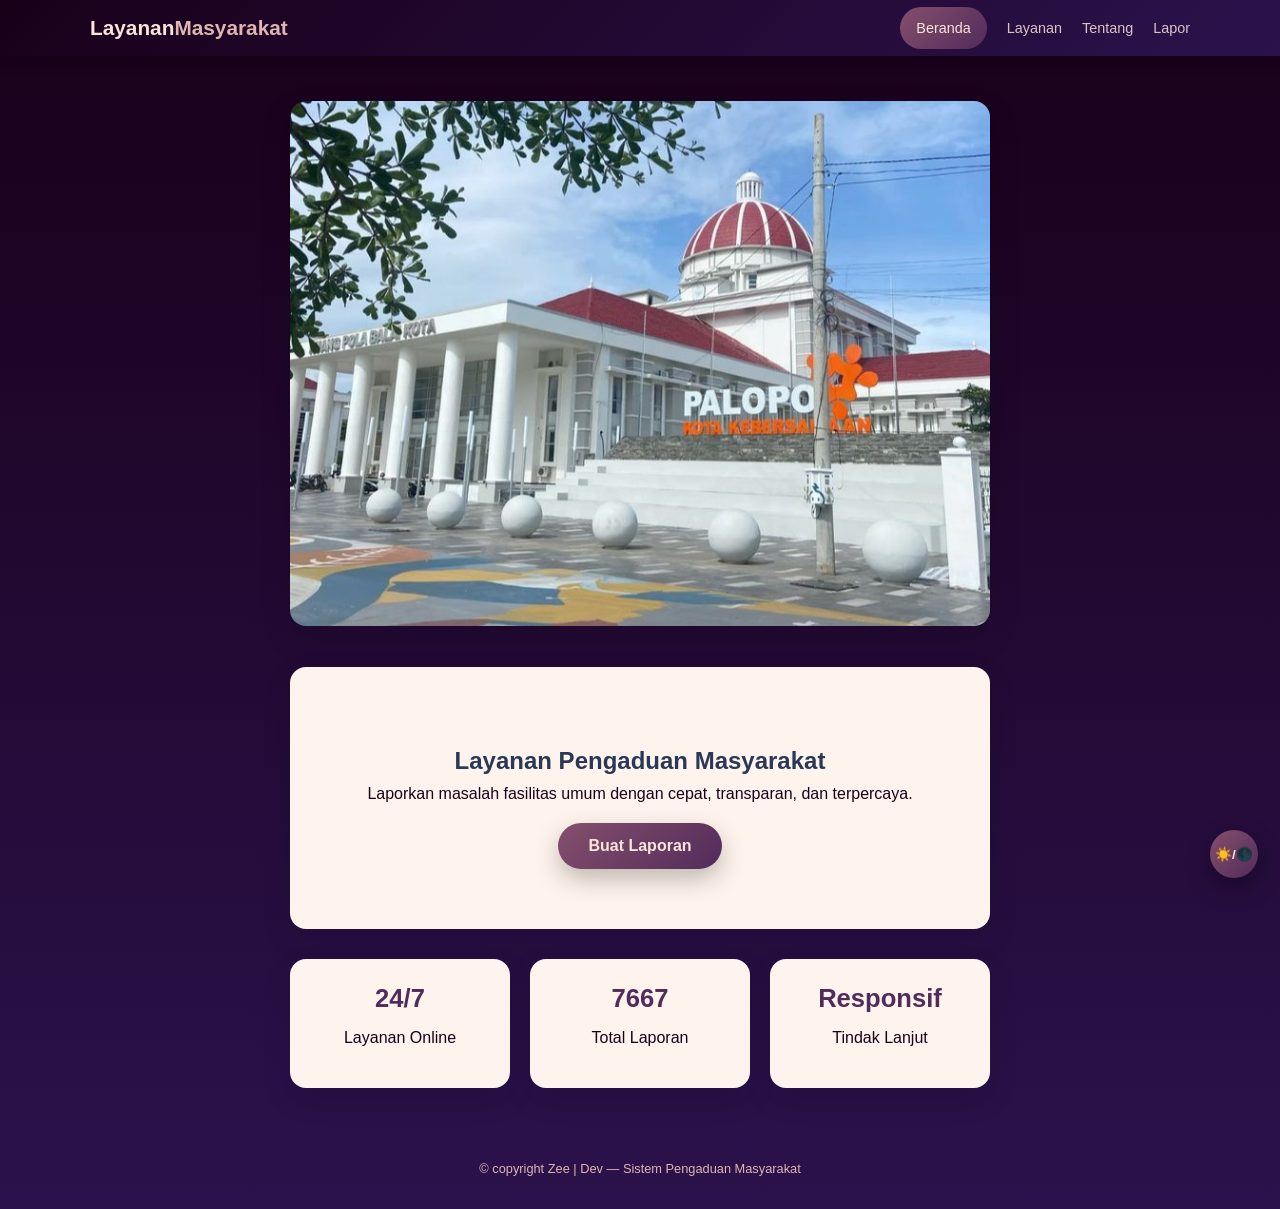
<file: index.html>
<!DOCTYPE html>
<html lang="id">

<head>
    <meta charset="UTF-8">
    <meta name="viewport" content="width=device-width, initial-scale=1.0">
    <title>Beranda | Layanan Masyarakat</title>
    <link rel="stylesheet" href="style.css">
</head>

<body>
    <input type="checkbox" id="themeToggle" hidden>

    <label for="themeToggle" class="btn-toggle">
        ☀️/🌑
    </label>

    <header>
        <div class="header-content">
            <div class="logo">Layanan<span>Masyarakat</span></div>


            <div class="burger" id="burger">
                <span></span><span></span><span></span>
            </div>

            <nav>
                <ul class="nav-links" id="navMenu">
                    <li><a href="index.html" class="nav-item active ">Beranda</a></li>
                    <li><a href="services.html" class="nav-item">Layanan</a></li>
                    <li><a href="about.html" class="nav-item">Tentang</a></li>
                    <li><a href="contact.html" class="nav-item">Lapor</a></li>
                </ul>
            </nav>
        </div>
    </header>

    <div class="container">
        <div class="image-display">
            <img src="assets/palopo.jpg" alt="Ilustrasi layanan masyarakat">
        </div>

        <br>
        <br>
        <section class="hero modern-card">
            <h1>Layanan Pengaduan Masyarakat</h1>
            <p>Laporkan masalah fasilitas umum dengan cepat, transparan, dan terpercaya.</p>
            <a href="contact.html" class="cta-button">Buat Laporan</a>
        </section>

        <section class="stats">
            <div class="stat-item">
                <h3>24/7</h3>
                <p>Layanan Online</p>
            </div>
            <div class="stat-item">
                <h3 id="totalReports">7667</h3>
                <p>Total Laporan</p>
            </div>
            <div class="stat-item">
                <h3>Responsif</h3>
                <p>Tindak Lanjut</p>
            </div>
        </section>

    </div>

    <footer>
        <p>&copy; copyright Zee | Dev — Sistem Pengaduan Masyarakat</p>
    </footer>
    <script src="script.js"></script>
</body>

</html>
</file>
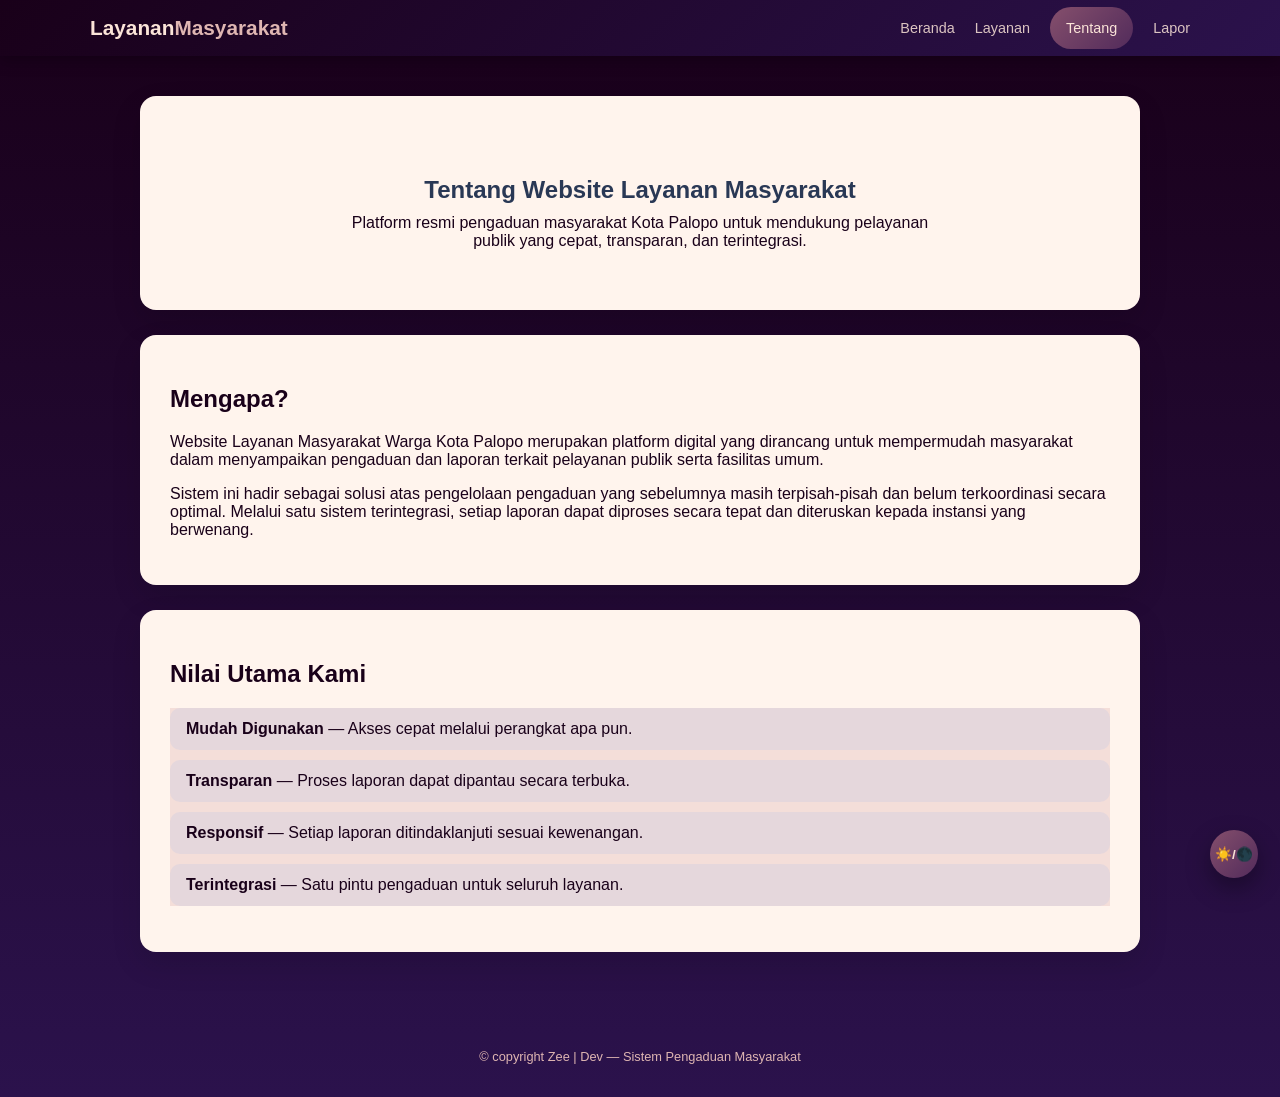
<file: about.html>
<!DOCTYPE html>
<html lang="id">

<head>
    <meta charset="UTF-8">
    <meta name="viewport" content="width=device-width, initial-scale=1.0">
    <title>Tentang Kami | Layanan Masyarakat</title>
    <link rel="stylesheet" href="style.css">
</head>

<body>
    <input type="checkbox" id="themeToggle" hidden>

    <label for="themeToggle" class="btn-toggle">
        ☀️/🌑
    </label>

    <header>
        <div class="header-content">
            <div class="logo">Layanan<span>Masyarakat</span></div>
            <div class="burger" id="burger">
                <span></span><span></span><span></span>
            </div>

            <nav>
                <ul class="nav-links" id="navMenu">
                    <li><a href="index.html" class="nav-item">Beranda</a></li>
                    <li><a href="services.html" class="nav-item">Layanan</a></li>
                    <li><a href="about.html" class="nav-item active">Tentang</a></li>
                    <li><a href="contact.html" class="nav-item">Lapor</a></li>
                </ul>
            </nav>
        </div>
    </header>

    <main class="container">
        <section class="modern-card hero">
            <h1>Tentang Website Layanan Masyarakat</h1>
            <p>
                Platform resmi pengaduan masyarakat Kota Palopo untuk mendukung pelayanan publik yang cepat,
                transparan, dan terintegrasi.
            </p>
        </section>

        <section class="modern-card">
            <h2>Mengapa?</h2>
            <p>
                Website Layanan Masyarakat Warga Kota Palopo merupakan platform digital yang dirancang untuk mempermudah
                masyarakat
                dalam menyampaikan pengaduan dan laporan terkait pelayanan publik serta fasilitas umum.
            </p>

            <p>
                Sistem ini hadir sebagai solusi atas pengelolaan pengaduan yang sebelumnya masih terpisah-pisah dan
                belum terkoordinasi secara optimal. Melalui satu sistem terintegrasi, setiap laporan dapat diproses
                secara tepat dan diteruskan kepada instansi yang berwenang.
            </p>
        </section>

        <section class="modern-card">
            <h2>Nilai Utama Kami</h2>
            <ul class="about-list">
                <li><strong>Mudah Digunakan</strong> — Akses cepat melalui perangkat apa pun.</li>
                <li><strong>Transparan</strong> — Proses laporan dapat dipantau secara terbuka.</li>
                <li><strong>Responsif</strong> — Setiap laporan ditindaklanjuti sesuai kewenangan.</li>
                <li><strong>Terintegrasi</strong> — Satu pintu pengaduan untuk seluruh layanan.</li>
            </ul>
        </section>
        <!-- pembaruan -->

    </main>

    <footer>
        <p>&copy; copyright Zee | Dev — Sistem Pengaduan Masyarakat</p>
    </footer>

    <script src="script.js"></script>
</body>

</html>
</file>
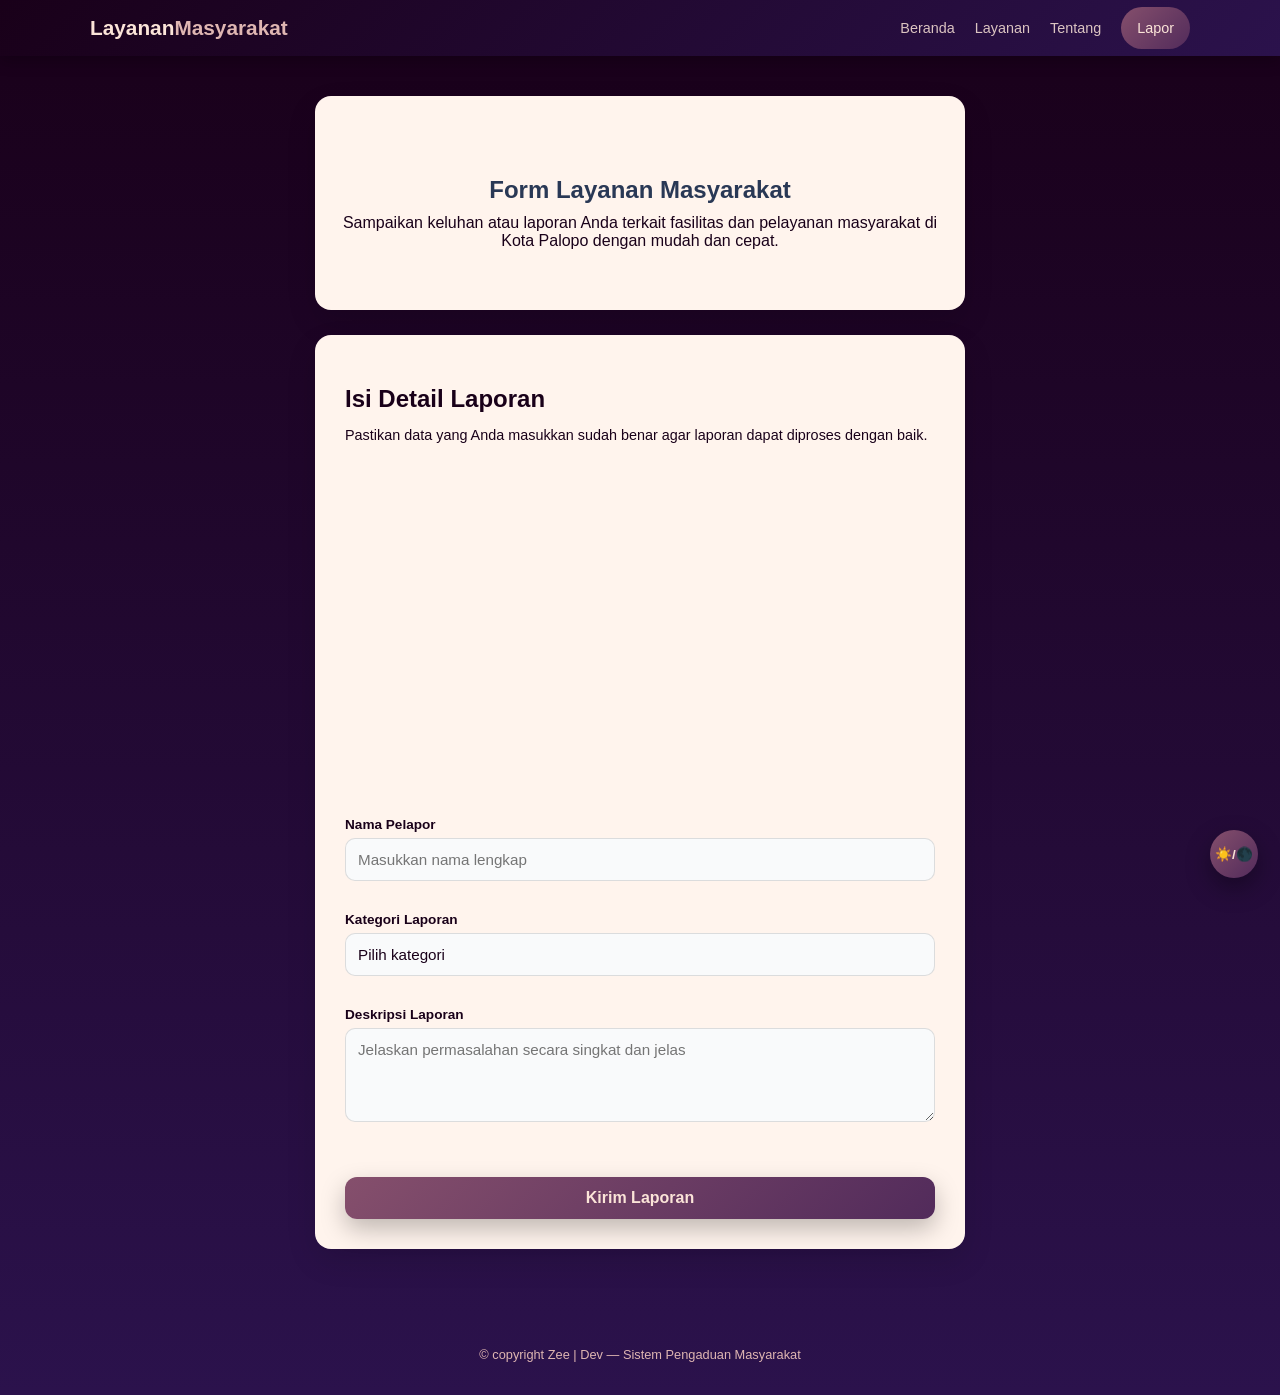
<file: contact.html>
<!DOCTYPE html>
<html lang="id">

<head>
    <meta charset="UTF-8">
    <meta name="viewport" content="width=device-width, initial-scale=1.0">
    <title>Beranda | Layanan Masyarakat</title>
    <link rel="stylesheet" href="style.css">
</head>

<body>
    <input type="checkbox" id="themeToggle" hidden>

    <label for="themeToggle" class="btn-toggle">
        ☀️/🌑
    </label>

    <header>
        <div class="header-content">
            <div class="logo">Layanan<span>Masyarakat</span></div>
            <div class="burger" id="burger">
                <span></span><span></span><span></span>
            </div>

            <nav>
                <ul class="nav-links" id="navMenu">
                    <li><a href="index.html" class="nav-item">Beranda</a></li>
                    <li><a href="services.html" class="nav-item">Layanan</a></li>
                    <li><a href="about.html" class="nav-item">Tentang</a></li>
                    <li><a href="contact.html" class="nav-item active">Lapor</a></li>

                </ul>
            </nav>
        </div>
    </header>

    <div class="container">

        <!-- HERO FORM -->
        <section class="modern-card hero">
            <h1>Form Layanan Masyarakat</h1>
            <p>
                Sampaikan keluhan atau laporan Anda terkait fasilitas dan pelayanan masyarakat
                di Kota Palopo dengan mudah dan cepat.
            </p>
        </section>

        <!-- FORM CARD -->
        <section class="modern-card form-card">
            <h2>Isi Detail Laporan</h2>
            <p class="form-desc">
                Pastikan data yang Anda masukkan sudah benar agar laporan dapat diproses dengan baik.
            </p>
            <div class="map-container">
                <iframe
                    src="https://www.google.com/maps/embed?pb=!1m18!1m12!1m3!1d3984.303972230303!2d120.1909893!3d-3.013067!2m3!1f0!2f0!3f0!3m2!1i1024!2i768!4f13.1!3m3!1m2!1s0x2d938dc408992c95%3A0x633d94060b2961d1!2sKota%20Palopo%2C%20Sulawesi%20Selatan!5e0!3m2!1sid!2sid!4v1640000000000!5m2!1sid!2sid"
                    width="100%" height="350" style="border:0; border-radius: 16px;" allowfullscreen="" loading="lazy">
                </iframe>
            </div>
            <form id="complaintForm" class="complaint-form">
                <div class="form-group">
                    <label for="name">Nama Pelapor</label>
                    <input type="text" id="name" width="auto" placeholder="Masukkan nama lengkap" required>
                </div>

                <div class="form-group">
                    <label for="category">Kategori Laporan</label>
                    <select id="category" required>
                        <option value="">Pilih kategori</option>
                        <option>Jalan Rusak</option>
                        <option>Lampu Jalan</option>
                        <option>Sampah</option>
                    </select>
                </div>

                <div class="form-group">
                    <label for="description">Deskripsi Laporan</label>
                    <textarea id="description" rows="4" placeholder="Jelaskan permasalahan secara singkat dan jelas"
                        required></textarea>
                </div>

                <button type="submit" class="btn-submit">
                    Kirim Laporan
                </button>
            </form>
        </section>
    </div>
    <div id="successModal" class="modal">
        <div class="modal-content">
            <div class="success-icon">✓</div>
            <h2>Laporan Berhasil Dikirim</h2>
            <p>Terima kasih. Laporan Anda telah masuk ke sistem.</p>

            <button id="closeModal" class="modal-btn">
                Tutup
            </button>
        </div>
    </div>

    <footer>
        <p>&copy; copyright Zee | Dev — Sistem Pengaduan Masyarakat</p>
    </footer>

    <script src="script.js"></script>
</body>

</html>
</file>
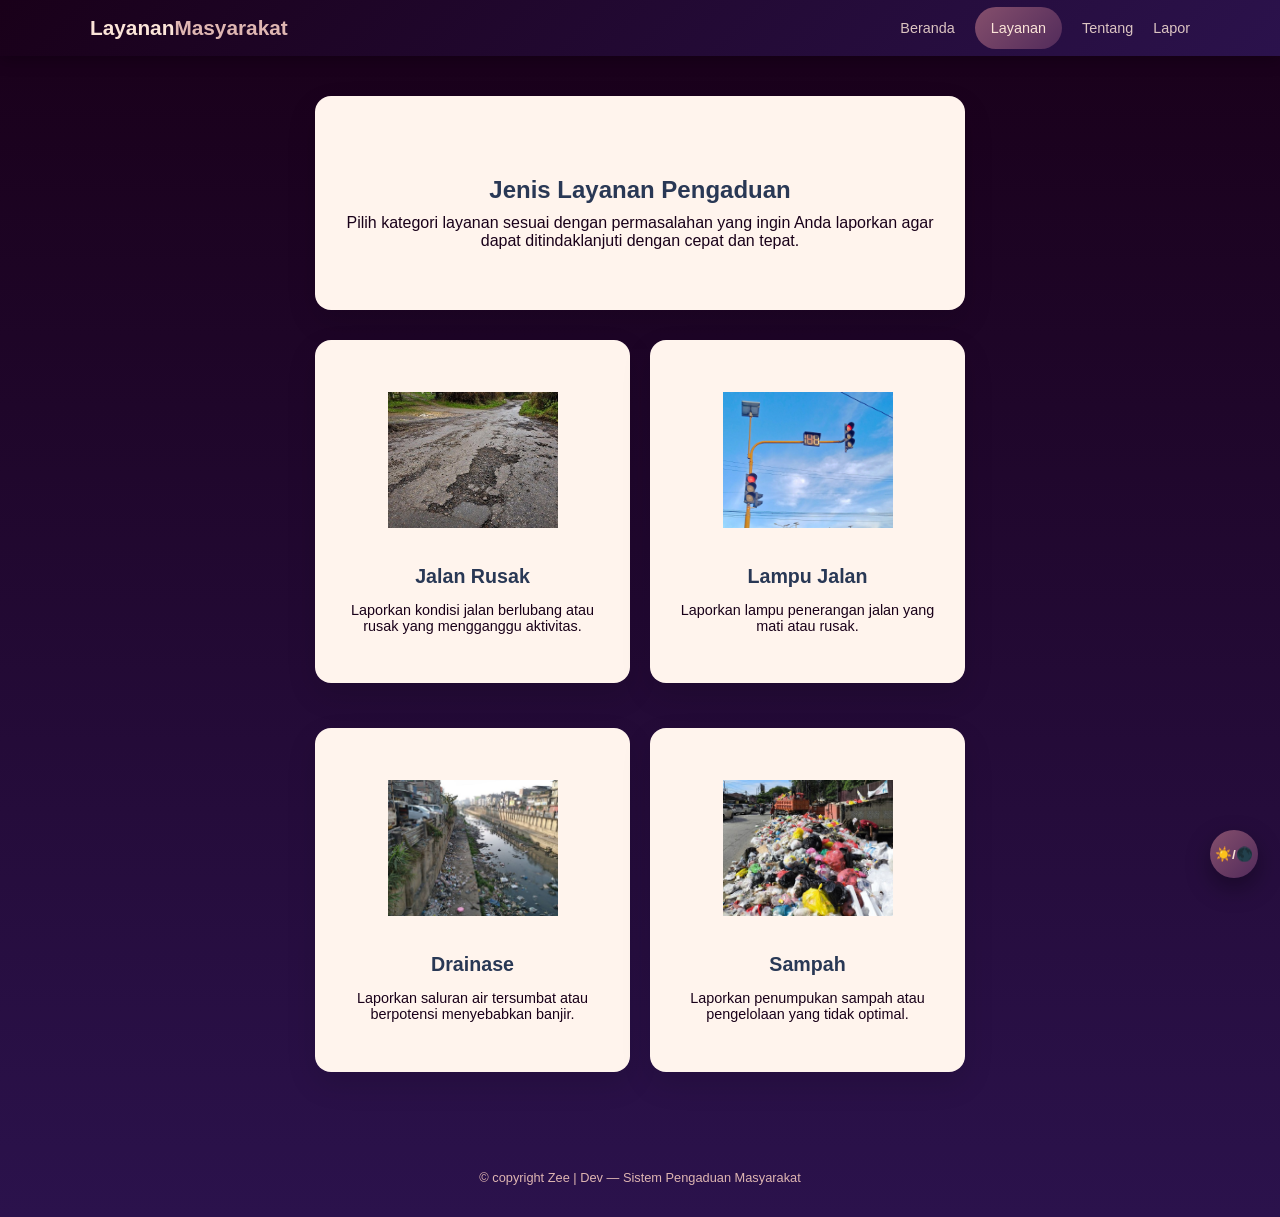
<file: services.html>
<!DOCTYPE html>
<html lang="id">

<head>
    <meta charset="UTF-8">
    <meta name="viewport" content="width=device-width, initial-scale=1.0">
    <title>Beranda | Layanan Masyarakat</title>
    <link rel="stylesheet" href="style.css">
</head>

<body>
    <input type="checkbox" id="themeToggle" hidden>

    <label for="themeToggle" class="btn-toggle">
        ☀️/🌑
    </label>

    <header>
        <div class="header-content">
            <div class="logo">Layanan<span>Masyarakat</span></div>
            <div class="burger" id="burger">
                <span></span><span></span><span></span>
            </div>

            <nav>
                <ul class="nav-links" id="navMenu">
                    <li><a href="index.html" class="nav-item">Beranda</a></li>
                    <li><a href="services.html" class="nav-item active">Layanan</a></li>
                    <li><a href="about.html" class="nav-item">Tentang</a></li>
                    <li><a href="contact.html" class="nav-item">Lapor</a></li>
                </ul>
            </nav>
        </div>
    </header>

    <div class="container">

        <!-- HERO SERVICES -->
        <section class="modern-card hero service-hero">
            <h1>Jenis Layanan Pengaduan</h1>
            <p>
                Pilih kategori layanan sesuai dengan permasalahan yang ingin Anda laporkan
                agar dapat ditindaklanjuti dengan cepat dan tepat.
            </p>
        </section>

        <!-- SERVICES GRID -->
        <section class="service-section">
            <div class="service-grid">

                <div class="service-card modern-card">
                    <div class="service-icon"><img src="assets/jalan.jpg" alt=""></div>
                    <h3>Jalan Rusak</h3>
                    <p>Laporkan kondisi jalan berlubang atau rusak yang mengganggu aktivitas.</p>
                </div>

                <div class="service-card modern-card">
                    <div class="service-icon"><img src="assets/lampu.png" alt=""></div>
                    <h3>Lampu Jalan</h3>
                    <p>Laporkan lampu penerangan jalan yang mati atau rusak.</p>
                </div>

                <div class="service-card modern-card">
                    <div class="service-icon"><img src="assets/drainase.jpg" alt=""></div>
                    <h3>Drainase</h3>
                    <p>Laporkan saluran air tersumbat atau berpotensi menyebabkan banjir.</p>
                </div>

                <div class="service-card modern-card">
                    <div class="service-icon"><img src="assets/Sampah.jpg" alt=""></div>
                    <h3>Sampah</h3>
                    <p>Laporkan penumpukan sampah atau pengelolaan yang tidak optimal.</p>
                </div>

            </div>
        </section>

    </div>


    <footer>
        <p>&copy; copyright Zee | Dev — Sistem Pengaduan Masyarakat</p>
    </footer>

    <script src="script.js"></script>
</body>

</html>
</file>
<file: style.css>
/* CSS BAGIAN UNTUK SEMUA WARNA DEFAULT */

:root {
    --primary: #293855;
    --secondary: #2B124C;
    --accent: #4265d6;
    --bg-dark: #190019;
    --bg-soft: #2B124C;
    --card-bg: #fff4ed;
    --text-main: #190019;
    --text-muted: #6b5f6a;
    --border-soft: rgba(0, 0, 0, 0.08);
}

/* BAGIAN CSS UNTUK MODE TERANG DAN GELAP */

body:has(#themeToggle:checked) {
    --bg-dark: #f3f4f6;
    --bg-soft: #ffffff;
    --card-bg: #ffffff;
    --text-main: #333333;
    --border-soft: #e2e8f0;
}

body:has(#themeToggle:checked) header {
    background: linear-gradient(135deg, #190019, #2B124C);
}

body:has(#themeToggle:checked) .modern-card,
body:has(#themeToggle:checked) .service-card,
body:has(#themeToggle:checked) .stat-item,
body:has(#themeToggle:checked) .faq-question {
    background: #ffffff;
    color: #333;
    border: 1px solid var(--border-soft);
}

body:has(#themeToggle:checked) input,
body:has(#themeToggle:checked) textarea,
body:has(#themeToggle:checked) select {
    background: #ffffff;
    color: #333;
    border: 1px solid #cbd5e1;
}

#themeToggle:checked~.theme-wrapper {
    --bg-dark: #f3f4f6;
    --bg-soft: #ffffff;
    --card-bg: #ffffff;
    --text-main: #333333;
    --border-soft: #e2e8f0;
}

#themeToggle:checked~.theme-wrapper header {
    background: linear-gradient(135deg, #190019, #2B124C);
}

#themeToggle:checked~.theme-wrapper .modern-card,
#themeToggle:checked~.theme-wrapper .service-card,
#themeToggle:checked~.theme-wrapper .stat-item,
#themeToggle:checked~.theme-wrapper .faq-question {
    background: #ffffff;
    color: #333;
    border: 1px solid var(--border-soft);
}

#themeToggle:checked~.theme-wrapper input,
#themeToggle:checked~.theme-wrapper textarea,
#themeToggle:checked~.theme-wrapper select {
    background: #ffffff;
    color: #333;
    border: 1px solid #cbd5e1;
}

body {
    font-family: 'Poppins', sans-serif;
    margin: 0;
    background: linear-gradient(180deg, var(--bg-dark), var(--bg-soft));
    color: var(--text-main);
    display: flex;
    flex-direction: column;
    min-height: 100vh;
}

a {
    text-decoration: none;
    color: inherit;
}

header {
    background: linear-gradient(135deg, var(--bg-dark), var(--bg-soft));
    color: #FBE4D8;
    position: sticky;
    top: 0;
    z-index: 1000;
    box-shadow: 0 4px 15px rgba(0, 0, 0, 0.25);
}

.header-content {
    max-width: 1100px;
    margin: auto;
    display: flex;
    justify-content: space-between;
    align-items: center;
    padding: 1rem 20px;
}

.logo {
    font-size: 1.3rem;
    font-weight: 600;
}

.logo span {
    color: #DFB6B2;
}

.nav-links {
    list-style: none;
    display: flex;
    gap: 20px;
    margin: 0;
    padding: 0;
}

.nav-links a {
    color: #FBE4D8;
    font-size: 0.9rem;
    opacity: 0.85;
    transition: 0.3s;
}

.nav-links a:hover,
.nav-links a.active {
    background: linear-gradient(135deg, #854F6C, #522B5B);
    color: #FBE4D8;
    padding: 13px 16px;
    border-radius: 99px;
    font-weight: 500;
    opacity: 1 !important;
}

.btn-nav {
    background: linear-gradient(135deg, #854F6C, #522B5B);
    color: #FBE4D8;
    padding: 8px 16px;
    border-radius: 999px;
    font-weight: 500;
    opacity: 1 !important;
}

.container {
    max-width: 1000px;
    margin: 40px auto;
    padding: 0 20px;
    flex: 1;
}

.modern-card,
.card {
    background: var(--card-bg);
    border-radius: 16px;
    padding: 30px;
    box-shadow: 0 12px 30px rgba(0, 0, 0, 0.06);
    margin-bottom: 25px;
}

.hero {
    text-align: center;
    padding: 60px 25px;
}

.hero h1,
.hero h2 {
    color: var(--primary);
    margin-bottom: 10px;
}

.hero p {
    max-width: 600px;
    margin: auto;
    color: var(--text-main);
}

.cta-button,
button.btn-submit {
    background: linear-gradient(135deg, #854F6C, #522B5B);
    color: #FBE4D8;
    box-shadow: 0 10px 25px rgba(0, 0, 0, 0.25);
    display: inline-block;
    margin-top: 20px;
    padding: 14px 30px;
    border-radius: 999px;
    font-weight: 600;
    transition: 0.3s;
}

.cta-button:hover,
button.btn-submit:hover {
    transform: translateY(-2px);
    opacity: 0.9;
}

.stats {
    display: grid;
    grid-template-columns: repeat(auto-fit, minmax(180px, 1fr));
    gap: 20px;
    margin-top: 30px;
}

.stat-item {
    background: white;
    border-radius: 14px;
    padding: 25px;
    text-align: center;
    box-shadow: 0 8px 20px rgba(0, 0, 0, 0.05);
}

.stat-item h3 {
    margin: 0;
    color: #522B5B;
    font-size: 1.6rem;
}

.service-grid {
    display: grid;
    grid-template-columns: repeat(auto-fit, minmax(220px, 1fr));
    gap: 20px;
}

.service-card {
    background: white;
    padding: 30px;
    border-radius: 16px;
    text-align: center;
    font-size: 1.05rem;
    box-shadow: 0 10px 25px rgba(0, 0, 0, 0.06);
    transition: 0.3s;
}

.service-card:hover {
    transform: translateY(-6px);
}

.form-group {
    margin-bottom: 15px;
}

.modern-card,
.card,
.stat-item,
.service-card,
.report-item {
    background: var(--card-bg);
    color: var(--text-main);
    border-radius: 16px;
    box-shadow: 0 12px 30px rgba(0, 0, 0, 0.12);
}

input,
select,
textarea {
    width: 100%;
    padding: 12px;
    border-radius: 10px;
    font-family: inherit;
    background: #FDF4F2;
    border: 1px solid var(--border-soft);
}

button.btn-submit {
    padding: 12px;
    border-radius: 12px;
    border: none;
    font-weight: 600;
    cursor: pointer;
    background: linear-gradient(135deg, #854F6C, #522B5B);
    color: #FBE4D8;
}

.form-card h2 {
    margin-bottom: 5px;
}

.form-desc {
    font-size: 0.9rem;
    color: var(--text-main);
    margin-bottom: 20px;
}

.complaint-form {
    display: flex;
    flex-direction: column;
    gap: 16px;
}

.form-group label {
    font-size: 0.85rem;
    font-weight: 600;
    margin-bottom: 6px;
    display: block;
}

.form-group input,
.form-group select,
.form-group textarea {
    width: 100%;
    box-sizing: border-box;
    appearance: none;
    -webkit-appearance: none;
    -moz-appearance: none;
    border: 1px solid rgba(0, 0, 0, 0.12);
    border-radius: 10px;
    background-color: #f9fafb;
    padding: 12px;
    font-family: inherit;
    font-size: 0.95rem;
    color: var(--text-main);
    transition: border 0.2s ease, box-shadow 0.2s ease;
}

.form-group input:focus,
.form-group select:focus,
.form-group textarea:focus {
    width: 100%;
    box-sizing: border-box;
    outline: none;
    border-color: var(--accent);
    box-shadow: 0 0 0 3px rgba(133, 79, 108, 0.25);
}

.btn-submit {
    margin-top: 10px;
    font-size: 1rem;
}

.report-list {
    list-style: none;
    padding: 0;
    margin-top: 15px;
}

.report-item {
    background: rgb(255, 255, 255);
    border-left: 5px solid var(--secondary);
    padding: 18px;
    border-radius: 10px;
    margin-bottom: 15px;
    display: flex;
    justify-content: space-between;
    flex-wrap: wrap;
}

/* ===== SERVICES PAGE ===== */
.service-hero {
    text-align: center;
}

.service-hero h1 {
    margin-bottom: 10px;
}

.service-hero p {
    max-width: 600px;
    margin: auto;
    color: var(--text-main);
}

/* SECTION */
.service-section {
    margin-top: 30px;
}

/* SERVICE CARD */
.service-card {
    text-align: center;
    padding: 35px 25px;
    transition: transform 0.3s ease, box-shadow 0.3s ease;
}

.service-card:hover {
    transform: translateY(-8px);
    box-shadow: 0 18px 35px rgba(0, 0, 0, 0.08);
}

.service-icon {
    width: 170px;
    /* atur ukuran icon */
    height: 170px;
    margin: 0 auto 15px;
    /* center */
    display: flex;
    align-items: center;
    justify-content: center;

}

.service-icon img {
    width: 100%;
    height: 100%;
    object-fit: contain;
}

.service-card h3 {
    margin-bottom: 8px;
    color: var(--primary);
}

.service-card p {
    font-size: 0.9rem;
    color: var(--text-main);
}

.image-display {
    width: 100%;
    max-width: 700px;
    margin: 5px auto;
    aspect-ratio: 4 / 3;
    border-radius: 16px;
    overflow: hidden;
    background: linear-gradient(135deg, #190019, #2B124C);
    box-shadow: 0 12px 30px rgba(0, 0, 0, 0.15);
}

.image-display img {
    width: 100%;
    height: 100%;
    object-fit: contain;
    transition: transform 0.4s ease;
    /* PENTING untuk 4:3 */
}


.image-display:hover img {
    transform: scale(1.02);
}

footer {
    text-align: center;
    padding: 20px;
    font-size: 0.8rem;
    color: #DFB6B2;
    margin-top: auto;
}

.burger {
    display: none;
    flex-direction: column;
    gap: 5px;
    cursor: pointer;
    margin-left: auto;

}

.burger span {
    width: 25px;
    height: 3px;
    background: white;
    border-radius: 3px;
    transition: 0.3s;
}

.burger.active span:nth-child(1) {

    transform: rotate(45deg) translate(5px, 5px);
}

.burger.active span:nth-child(2) {
    opacity: 0;
}

.burger.active span:nth-child(3) {
    transform: rotate(-45deg) translate(5px, -5px);
}

body.menu-open {
    overflow: hidden;
}

.about-list {
    list-style: none;
    padding: 0;
    margin-top: 20px;
    background: rgba(223, 182, 178, 0.35);
}

.about-list li {
    padding: 12px 16px;
    margin-bottom: 10px;
    border-radius: 10px;
    background: rgba(59, 130, 246, 0.08);
}

/* =========================
   MODAL SUKSES
========================= */

.modal {
    position: fixed;
    inset: 0;
    background: rgba(0, 0, 0, .55);

    display: flex;
    justify-content: center;
    align-items: center;

    opacity: 0;
    visibility: hidden;

    transition: .3s;
    z-index: 9999;
}

.modal.show {
    opacity: 1;
    visibility: visible;
}

.modal-content {
    width: 90%;
    max-width: 420px;

    background: white;
    border-radius: 24px;

    padding: 35px;
    text-align: center;

    transform: translateY(30px);
    transition: .35s ease;

    box-shadow: 0 25px 60px rgba(0, 0, 0, .25);
}

.modal.show .modal-content {
    transform: translateY(0);
}

.success-icon {
    width: 90px;
    height: 90px;

    margin: auto;

    border-radius: 50%;

    background: linear-gradient(135deg,
            #22c55e,
            #16a34a);

    color: white;

    display: flex;
    align-items: center;
    justify-content: center;

    font-size: 40px;
    font-weight: bold;

    margin-bottom: 20px;
}

.modal-content h2 {
    margin-bottom: 10px;
    color: #190019;
}

.modal-content p {
    color: #666;
    margin-bottom: 25px;
}

.modal-btn {
    border: none;
    cursor: pointer;

    padding: 12px 28px;

    border-radius: 999px;

    background: linear-gradient(135deg,
            #854F6C,
            #522B5B);

    color: white;
    font-weight: 600;
}

@media (max-width: 768px) {

    .header-content {
        position: relative;
    }

    .burger {
        display: flex;
        z-index: 1200;
    }

    .nav-links {
        position: fixed;
        top: 55px;
        left: 0;
        right: 0;
        background: linear-gradient(180deg, #190019, #2B124C);
        flex-direction: column;
        padding: 20px;
        gap: 16px;
        transform: translateY(-20px);
        display: none;
        visibility: hidden;
        pointer-events: none;
        transition:
            transform 0.35s ease,
            opacity 0.25s ease,
            visibility 0s linear 0.35s;

        z-index: 1100;
    }

    .nav-links.open {

        transform: translateY(0);
        display: flex;
        visibility: visible;
        pointer-events: auto;

        transition:
            transform 0.35s ease,
            opacity 0.25s ease;
    }

    .nav-links li {
        width: 100%;
    }

    .nav-links a {
        display: block;
        width: auto;

        font-size: 1.05rem;
        padding: 14px 16px;

        border-radius: 12px;
        background: rgba(255, 255, 255, 0.08);
        color: #FBE4D8;
        text-align: center;
        font-weight: 500;
    }

    .nav-links a {
        display: block;
        width: auto;

        font-size: 1.05rem;
        padding: 14px 16px;

        border-radius: 12px;
        background: rgba(255, 255, 255, 0.08);

        text-align: center;
        font-weight: 500;
    }

    .nav-links a:hover {
        background: rgba(255, 255, 255, 0.15);
        transform: translateY(-2px);
    }

    .btn-nav {
        text-align: center;
        background: var(--secondary);
    }
}

@media (min-width: 769px) {
    .nav-links {
        position: static;
        transform: none;
        opacity: 1;
        visibility: visible;
        pointer-events: auto;
    }

    .burger {
        display: none;
    }
}

/* ===============================
   FLOATING THEME TOGGLE BUTTON
   =============================== */

.btn-toggle {
    position: fixed;
    right: 22px;
    bottom: 22px;
    z-index: 2000;

    width: 48px;
    height: 48px;
    border-radius: 50%;

    background: linear-gradient(135deg, #854F6C, #522B5B);
    color: #FBE4D8;

    display: flex;
    align-items: center;
    justify-content: center;

    font-size: 0.85rem;
    font-weight: 600;

    box-shadow: 0 10px 25px rgba(0, 0, 0, 0.35);
    cursor: pointer;
}

.btn-toggle:hover {
    background: rgba(255, 255, 255, 0.2);
    transform: rotate(15deg);
}


body.light-mode {
    --bg-dark: #f3f4f6;
    --bg-soft: #ffffff;
    --card-bg: #ffffff;
    --text-main: #333333;
    --border-soft: #e2e8f0;
}

/* KHUSUS HEADER: Tetap Gelap (Penting!) */
body.light-mode header {
    background: linear-gradient(135deg, #190019, #2B124C);
    box-shadow: 0 4px 20px rgba(0, 0, 0, 0.1);
}

body.light-mode .modern-card,
body.light-mode .service-card,
body.light-mode .stat-item,
body.light-mode .faq-question {
    background: #ffffff;
    box-shadow: 0 4px 6px -1px rgba(0, 0, 0, 0.1),
        0 2px 4px -1px rgba(0, 0, 0, 0.06);
    border: 1px solid var(--border-soft);
}

body.light-mode input,
body.light-mode select,
body.light-mode textarea {
    background-color: #ffffff;
    border: 1px solid #cbd5e1;
    color: #333;
}

body.light-mode input:focus,
body.light-mode select:focus,
body.light-mode textarea:focus {
    border-color: var(--accent);
    background-color: #fff;
    box-shadow: 0 0 0 3px rgba(133, 79, 108, 0.15);
}

body.light-mode .service-card:hover {
    transform: translateY(-5px);
    box-shadow: 0 10px 25px rgba(0, 0, 0, 0.1);
}

body.light-mode .faq-answer {
    background: #f8fafc;
}

body.light-mode .about-list {
    background: rgba(133, 79, 108, 0.1);
}

body.light-mode .about-list li {
    background: #ffffff;
    border: 1px solid var(--border-soft);
}
</file>
